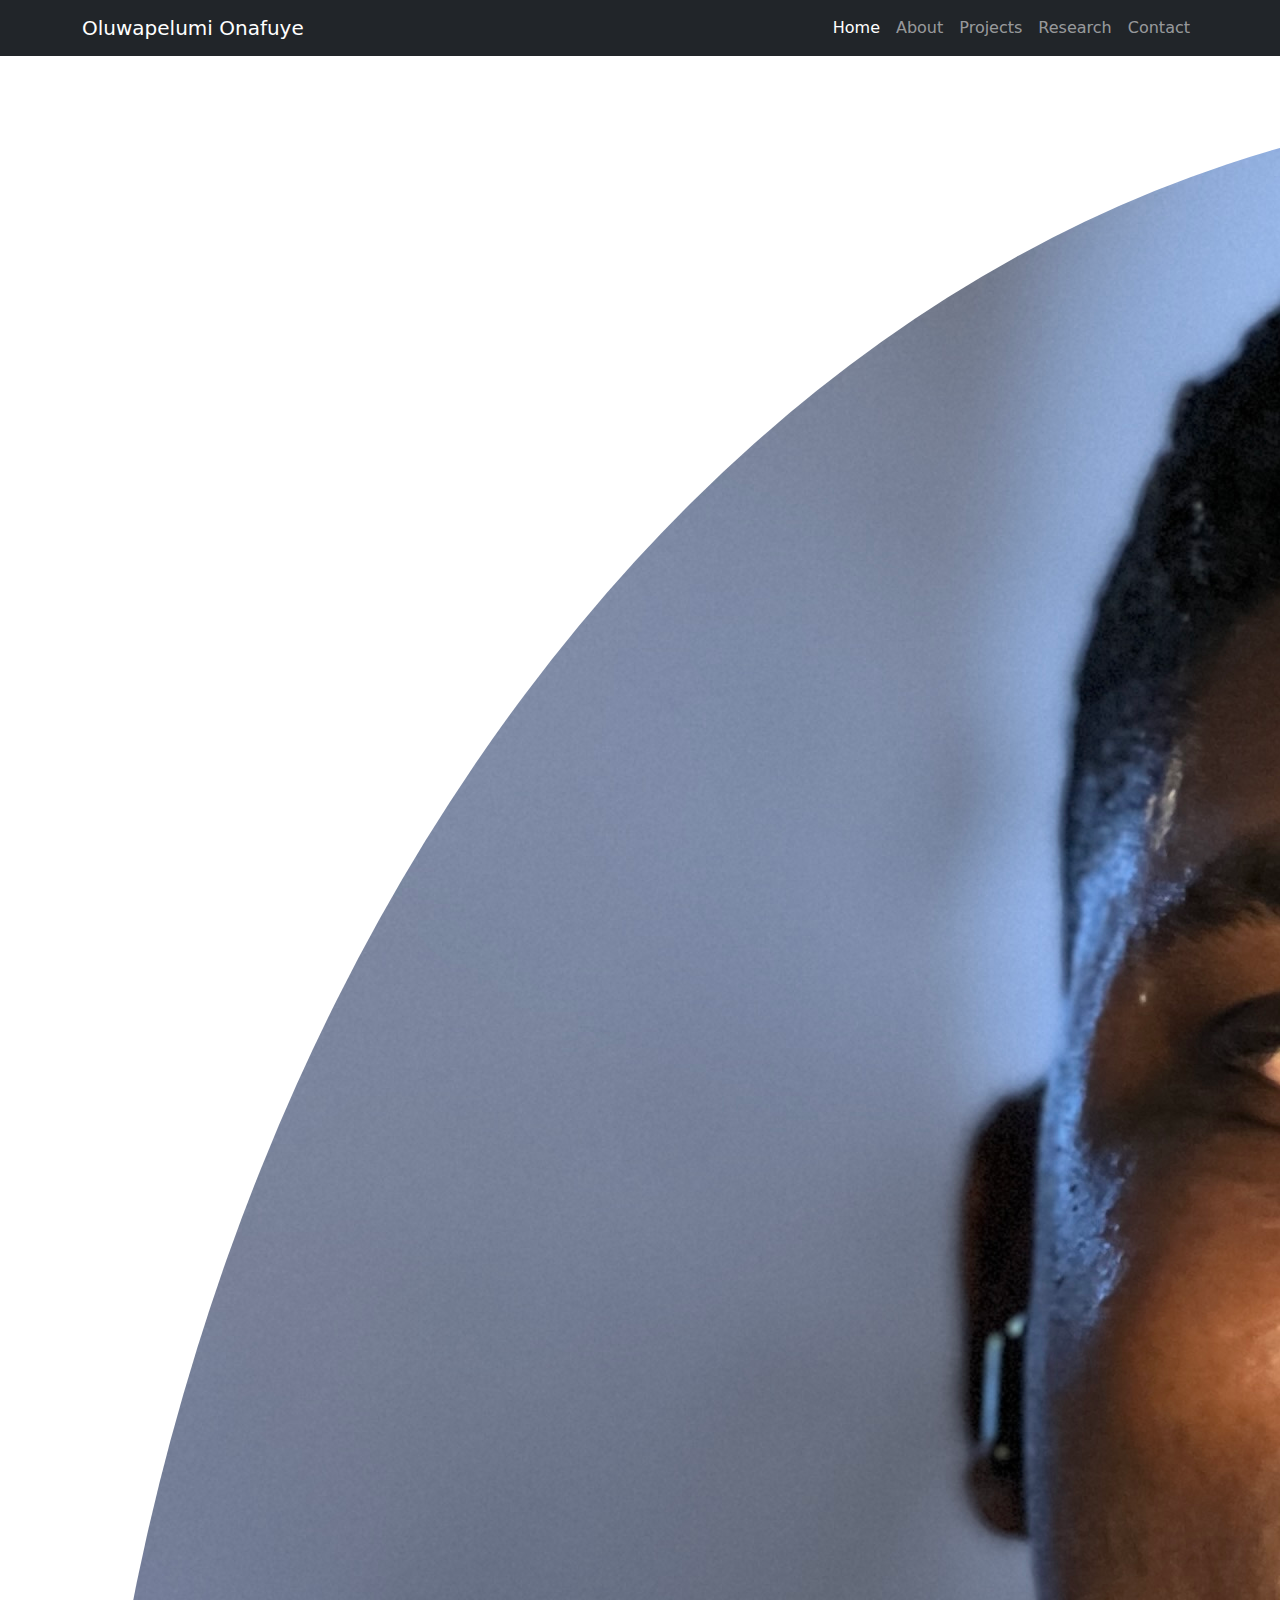
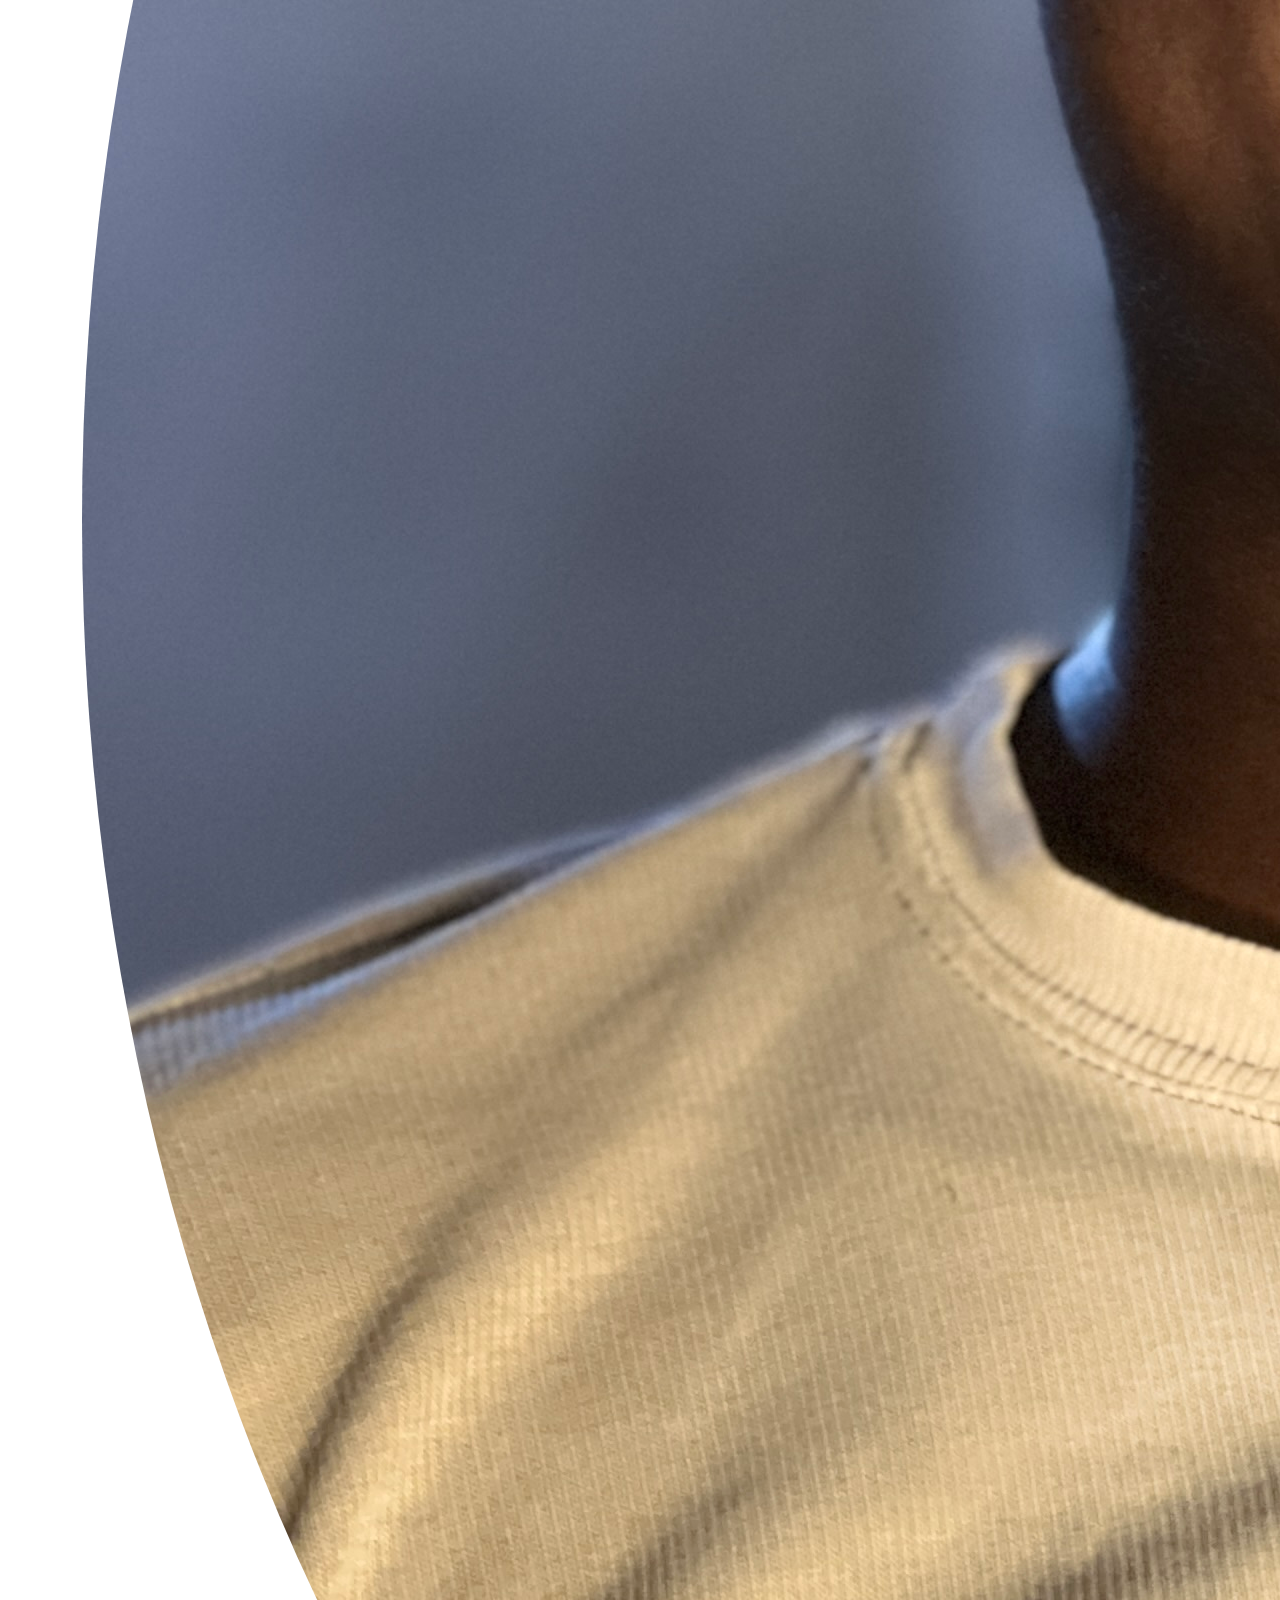
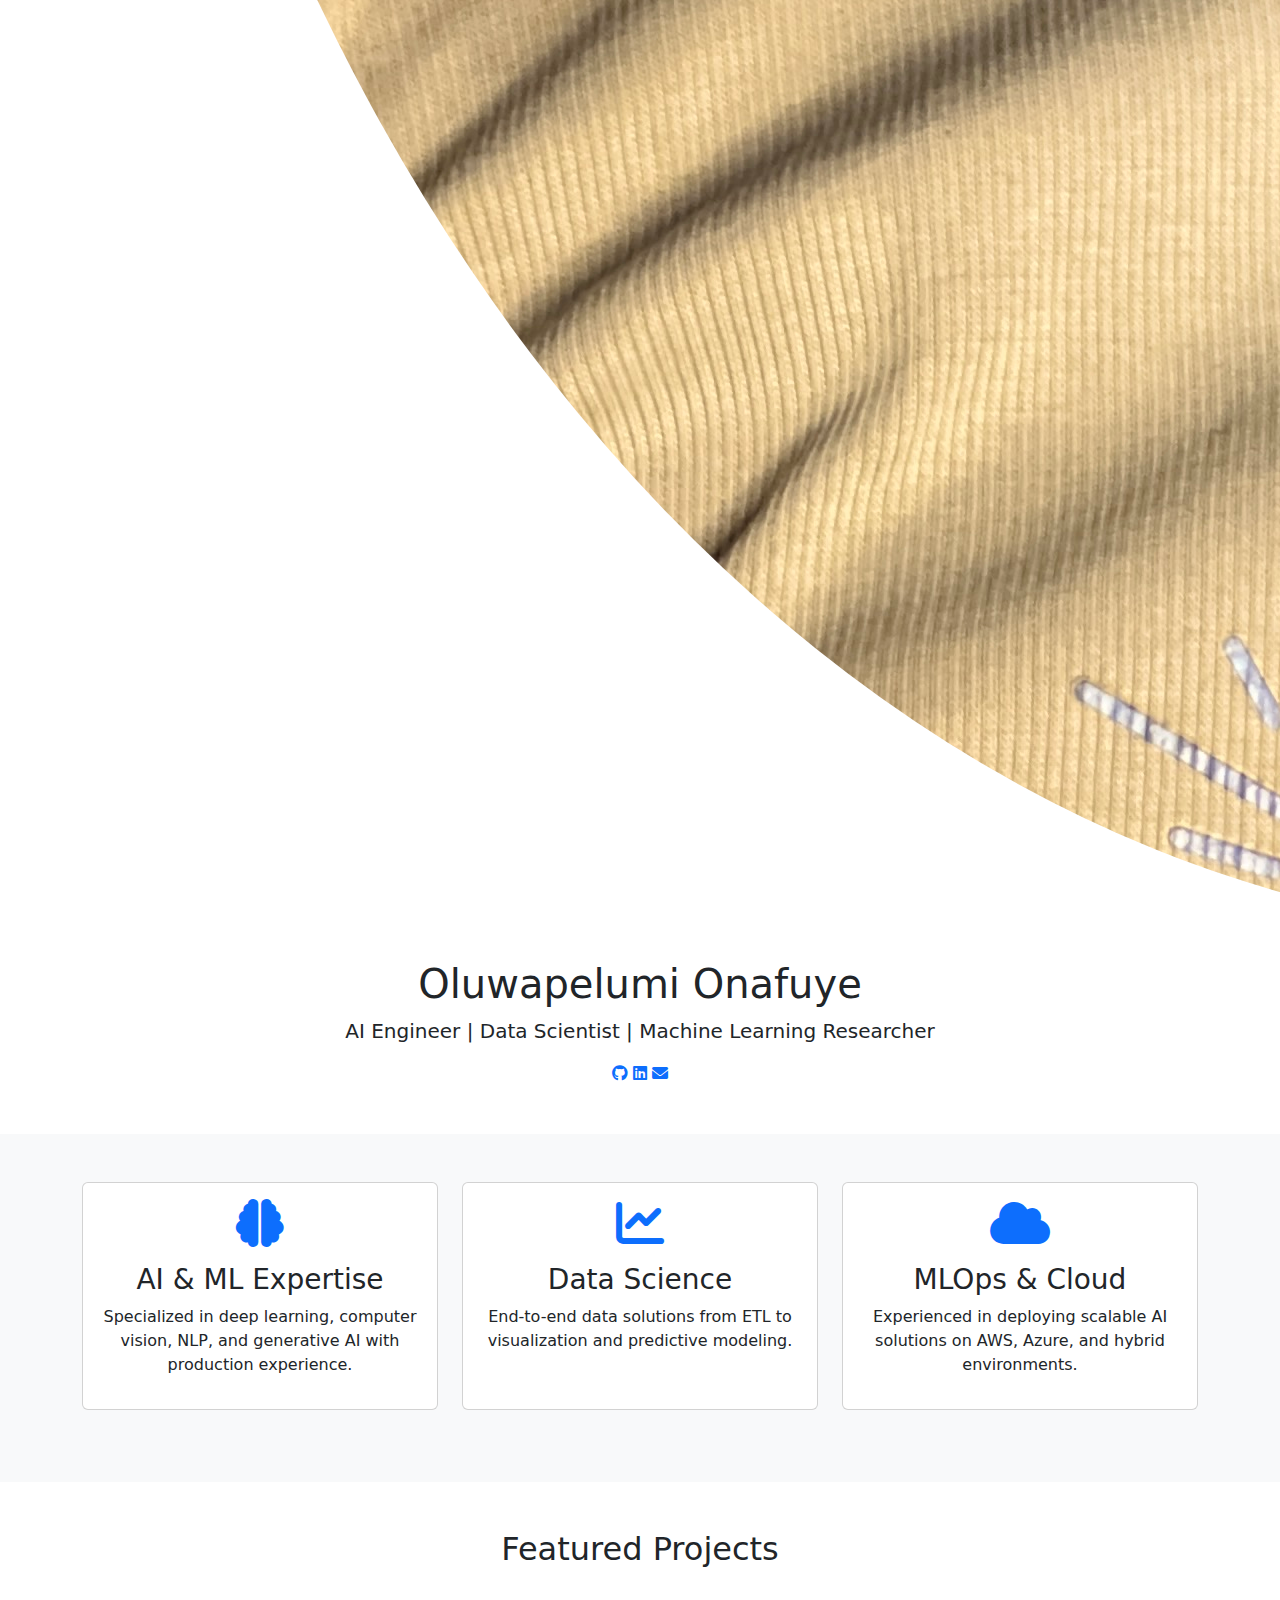
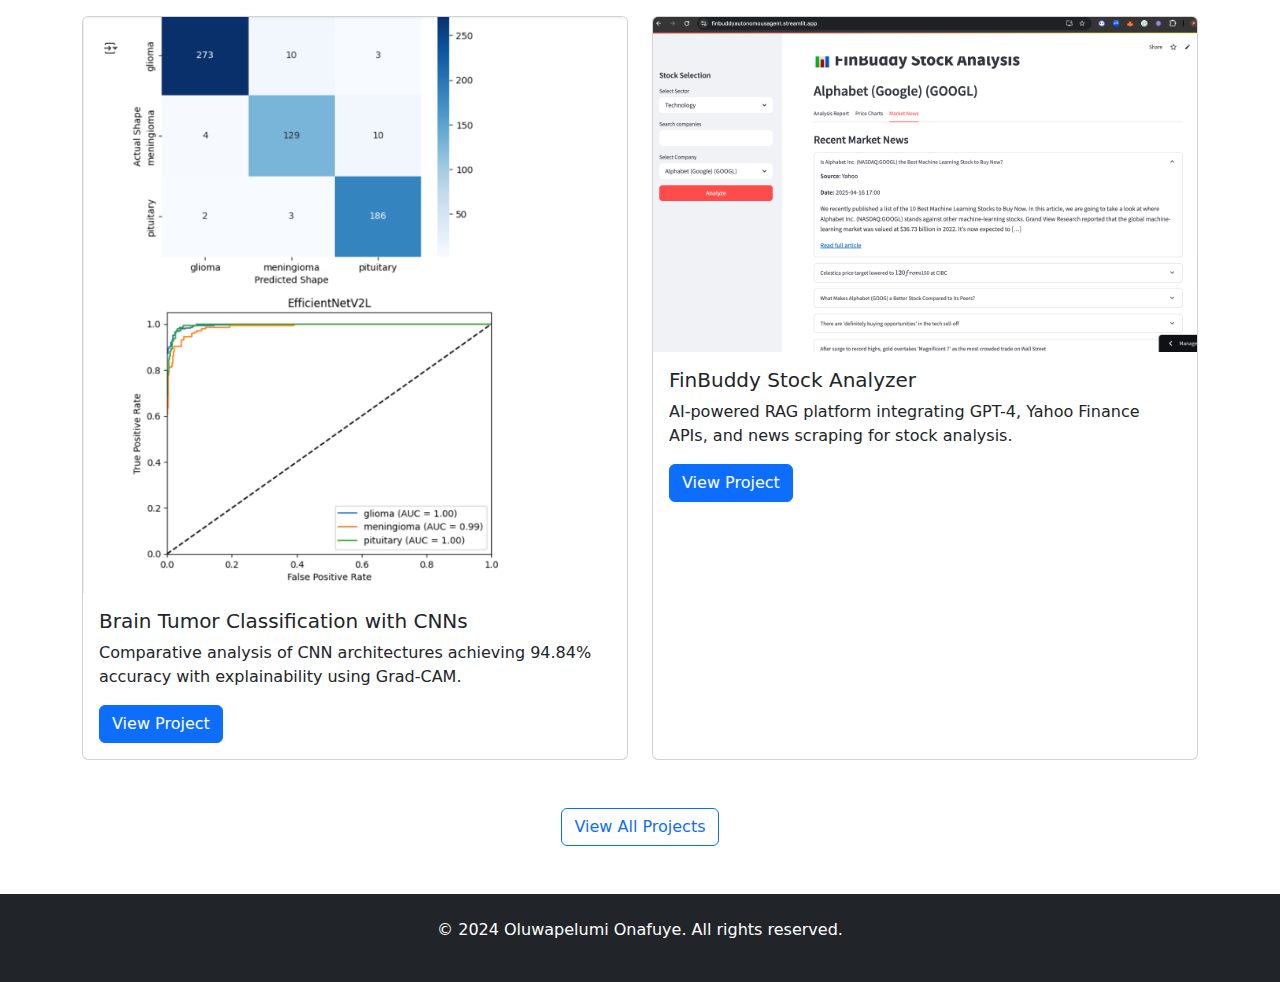
<file: index.html>
<!DOCTYPE html>
<html lang="en">
<head>
    <meta charset="UTF-8">
    <meta name="viewport" content="width=device-width, initial-scale=1.0">
    <title>Oluwapelumi Onafuye | AI Engineer & Data Scientist</title>
    <link rel="stylesheet" href="assets/css/style.css">
    <link href="https://cdn.jsdelivr.net/npm/bootstrap@5.3.0/dist/css/bootstrap.min.css" rel="stylesheet">
    <link rel="stylesheet" href="https://cdnjs.cloudflare.com/ajax/libs/font-awesome/6.0.0/css/all.min.css">
</head>
<body>
    <nav class="navbar navbar-expand-lg navbar-dark bg-dark">
        <div class="container">
            <a class="navbar-brand" href="#">Oluwapelumi Onafuye</a>
            <button class="navbar-toggler" type="button" data-bs-toggle="collapse" data-bs-target="#navbarNav">
                <span class="navbar-toggler-icon"></span>
            </button>
            <div class="collapse navbar-collapse" id="navbarNav">
                <ul class="navbar-nav ms-auto">
                    <li class="nav-item"><a class="nav-link active" href="index.html">Home</a></li>
                    <li class="nav-item"><a class="nav-link" href="about.html">About</a></li>
                    <li class="nav-item"><a class="nav-link" href="projects.html">Projects</a></li>
                    <li class="nav-item"><a class="nav-link" href="research.html">Research</a></li>
                    <li class="nav-item"><a class="nav-link" href="contact.html">Contact</a></li>
                </ul>
            </div>
        </div>
    </nav>

    <header class="hero-section">
        <div class="container text-center py-5">
            <img src="assets/images/profile.jpg" alt="Oluwapelumi Onafuye" class="profile-img rounded-circle mb-4">
            <h1>Oluwapelumi Onafuye</h1>
            <p class="lead">AI Engineer | Data Scientist | Machine Learning Researcher</p>
            <div class="social-icons">
                <a href="https://github.com/onafuye12" target="_blank"><i class="fab fa-github"></i></a>
                <a href="https://www.linkedin.com/in/oluwapelumi-onafuye-gmnse-281495234/" target="_blank"><i class="fab fa-linkedin"></i></a>
                <a href="mailto:onafuyepelumi@gmail.com"><i class="fas fa-envelope"></i></a>
            </div>
        </div>
    </header>

    <section class="highlights py-5 bg-light">
        <div class="container">
            <div class="row">
                <div class="col-md-4 mb-4">
                    <div class="card h-100">
                        <div class="card-body text-center">
                            <i class="fas fa-brain fa-3x mb-3 text-primary"></i>
                            <h3>AI & ML Expertise</h3>
                            <p>Specialized in deep learning, computer vision, NLP, and generative AI with production experience.</p>
                        </div>
                    </div>
                </div>
                <div class="col-md-4 mb-4">
                    <div class="card h-100">
                        <div class="card-body text-center">
                            <i class="fas fa-chart-line fa-3x mb-3 text-primary"></i>
                            <h3>Data Science</h3>
                            <p>End-to-end data solutions from ETL to visualization and predictive modeling.</p>
                        </div>
                    </div>
                </div>
                <div class="col-md-4 mb-4">
                    <div class="card h-100">
                        <div class="card-body text-center">
                            <i class="fas fa-cloud fa-3x mb-3 text-primary"></i>
                            <h3>MLOps & Cloud</h3>
                            <p>Experienced in deploying scalable AI solutions on AWS, Azure, and hybrid environments.</p>
                        </div>
                    </div>
                </div>
            </div>
        </div>
    </section>

    <section class="recent-work py-5">
        <div class="container">
            <h2 class="text-center mb-5">Featured Projects</h2>
            <div class="row">
                <div class="col-md-6 mb-4">
                    <div class="card h-100">
                        <img src="assets/images/project1.jpg" class="card-img-top" alt="Brain Tumor Classification">
                        <div class="card-body">
                            <h5 class="card-title">Brain Tumor Classification with CNNs</h5>
                            <p class="card-text">Comparative analysis of CNN architectures achieving 94.84% accuracy with explainability using Grad-CAM.</p>
                            <a href="projects.html" class="btn btn-primary">View Project</a>
                        </div>
                    </div>
                </div>
                <div class="col-md-6 mb-4">
                    <div class="card h-100">
                        <img src="assets/images/project2.jpg" class="card-img-top" alt="FinBuddy Stock Analyzer">
                        <div class="card-body">
                            <h5 class="card-title">FinBuddy Stock Analyzer</h5>
                            <p class="card-text">AI-powered RAG platform integrating GPT-4, Yahoo Finance APIs, and news scraping for stock analysis.</p>
                            <a href="projects.html" class="btn btn-primary">View Project</a>
                        </div>
                    </div>
                </div>
            </div>
            <div class="text-center mt-4">
                <a href="projects.html" class="btn btn-outline-primary">View All Projects</a>
            </div>
        </div>
    </section>

    <footer class="bg-dark text-white py-4">
        <div class="container text-center">
            <p>&copy; 2024 Oluwapelumi Onafuye. All rights reserved.</p>
        </div>
    </footer>

    <script src="https://cdn.jsdelivr.net/npm/bootstrap@5.3.0/dist/js/bootstrap.bundle.min.js"></script>
    <script src="assets/js/script.js"></script>
</body>
</html>
</file>
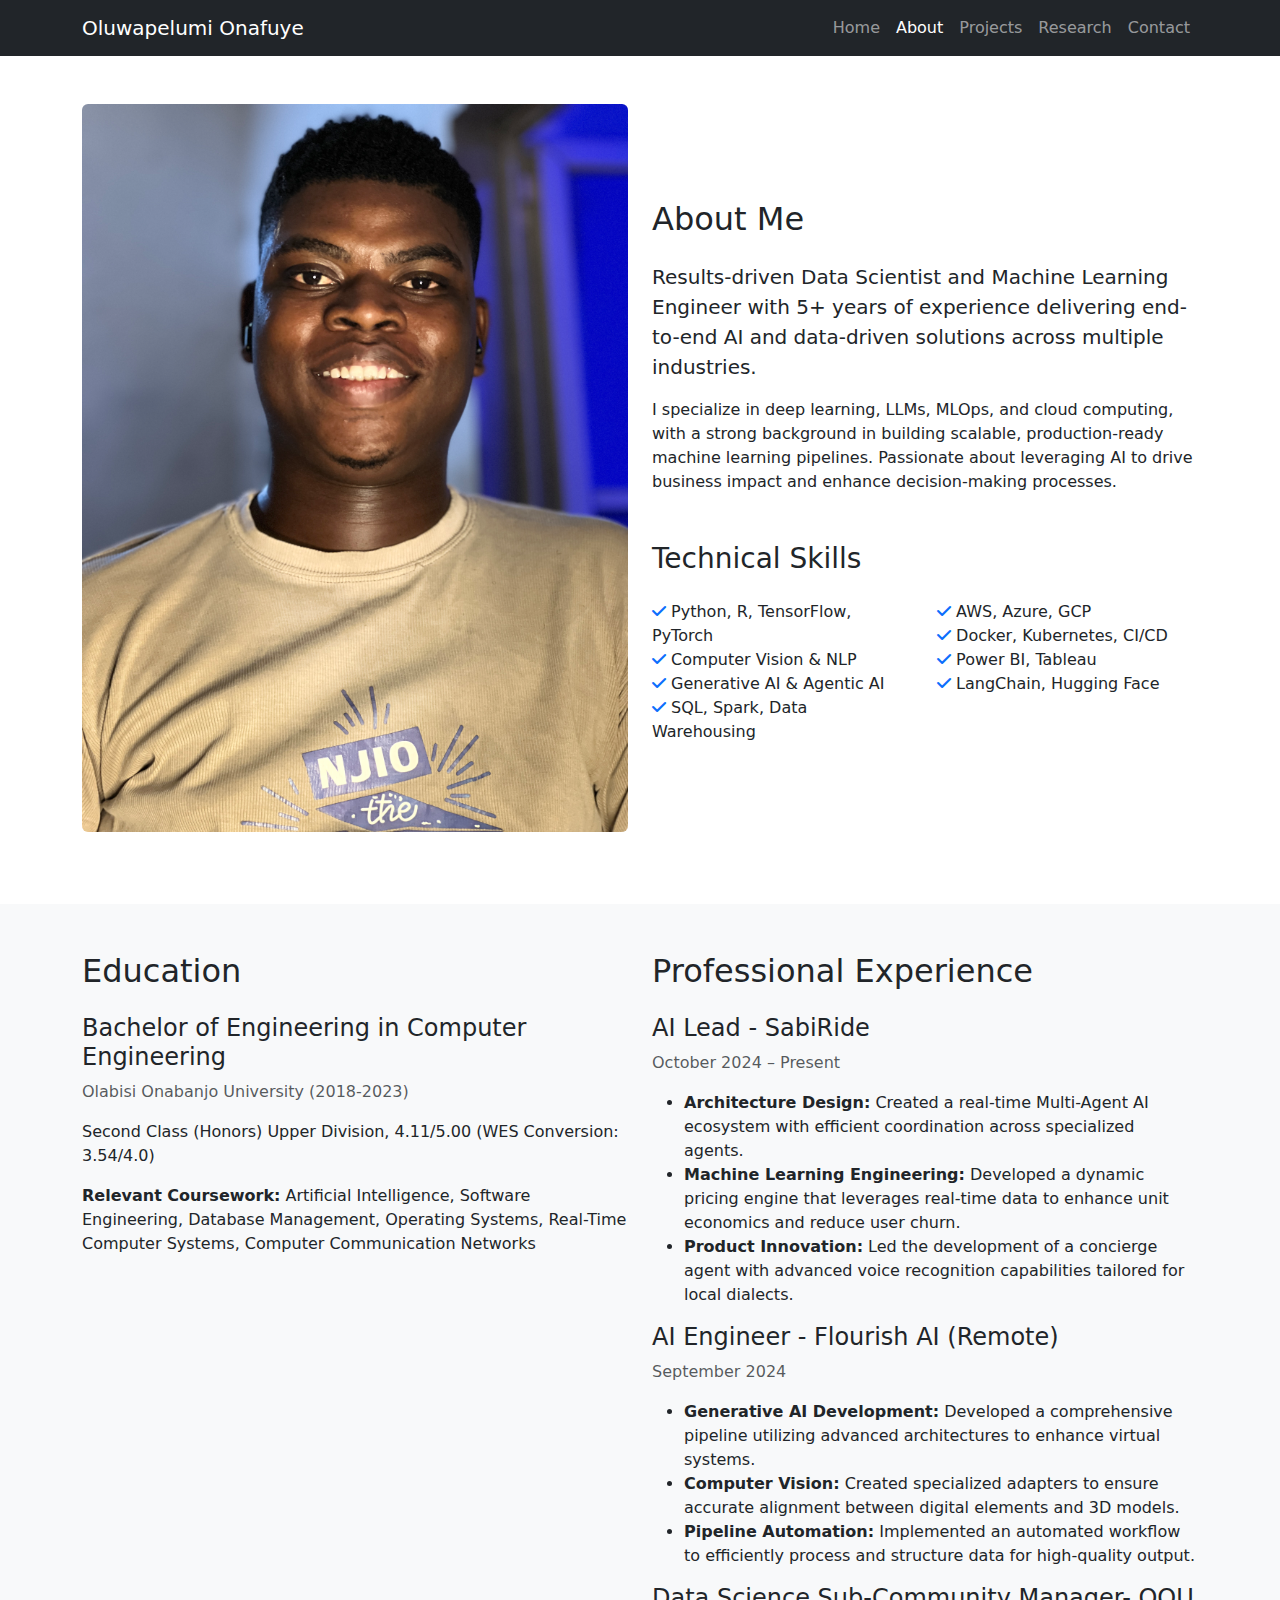
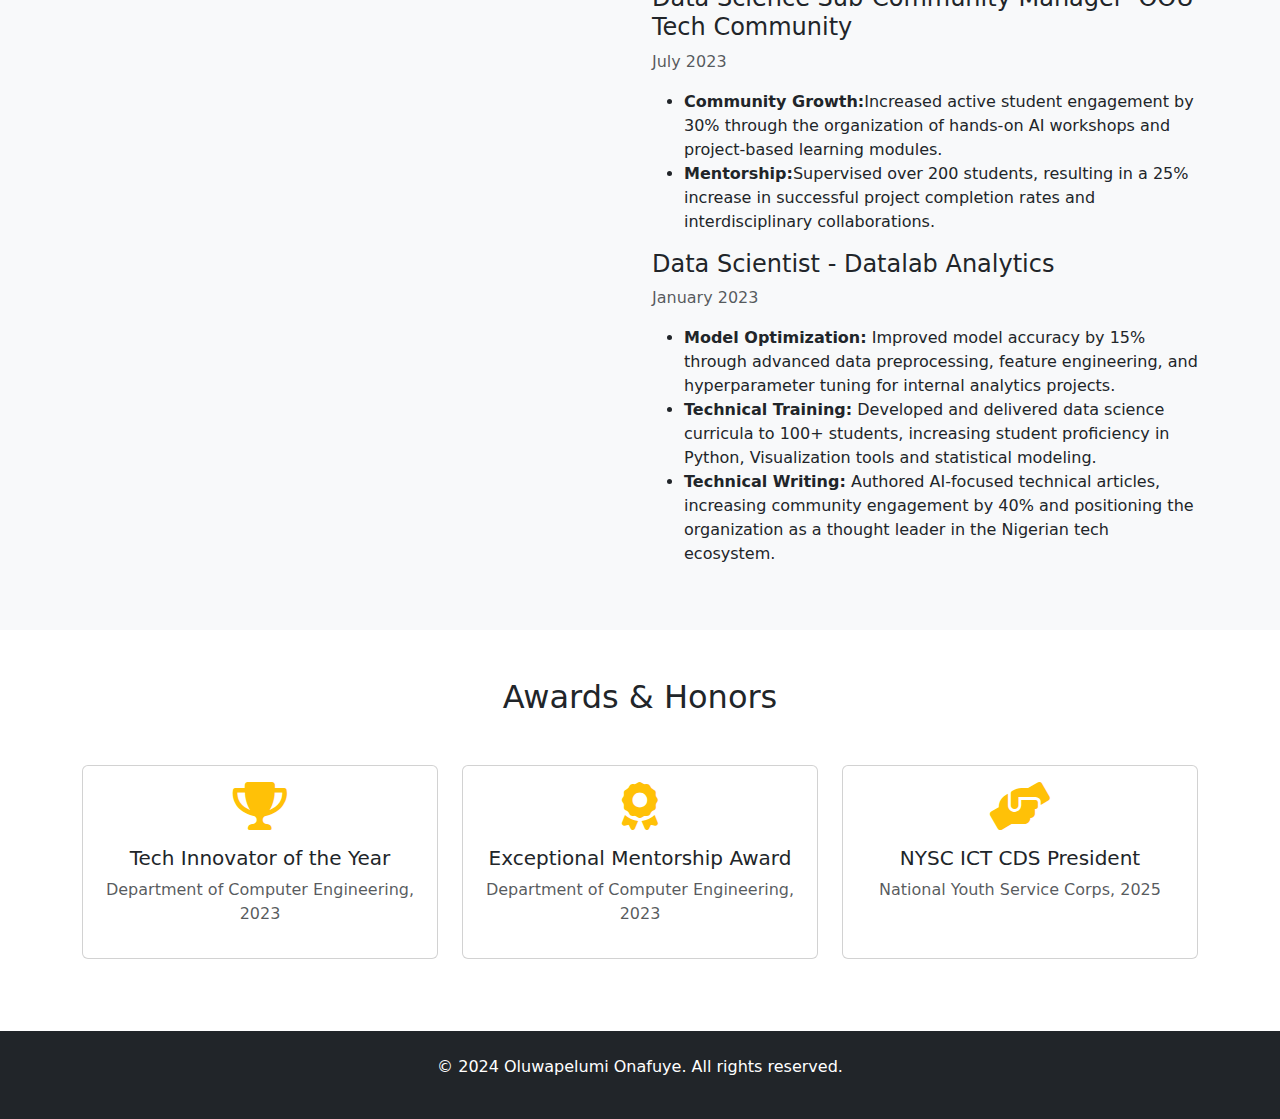
<file: about.html>
<!DOCTYPE html>
<html lang="en">
<head>
    <meta charset="UTF-8">
    <meta name="viewport" content="width=device-width, initial-scale=1.0">
    <title>About | Oluwapelumi Onafuye</title>
    <link rel="stylesheet" href="assets/css/style.css">
    <link href="https://cdn.jsdelivr.net/npm/bootstrap@5.3.0/dist/css/bootstrap.min.css" rel="stylesheet">
    <link rel="stylesheet" href="https://cdnjs.cloudflare.com/ajax/libs/font-awesome/6.0.0/css/all.min.css">
</head>
<body>
    <nav class="navbar navbar-expand-lg navbar-dark bg-dark">
        <div class="container">
            <a class="navbar-brand" href="index.html">Oluwapelumi Onafuye</a>
            <button class="navbar-toggler" type="button" data-bs-toggle="collapse" data-bs-target="#navbarNav">
                <span class="navbar-toggler-icon"></span>
            </button>
            <div class="collapse navbar-collapse" id="navbarNav">
                <ul class="navbar-nav ms-auto">
                    <li class="nav-item"><a class="nav-link" href="index.html">Home</a></li>
                    <li class="nav-item"><a class="nav-link active" href="about.html">About</a></li>
                    <li class="nav-item"><a class="nav-link" href="projects.html">Projects</a></li>
                    <li class="nav-item"><a class="nav-link" href="research.html">Research</a></li>
                    <li class="nav-item"><a class="nav-link" href="contact.html">Contact</a></li>
                </ul>
            </div>
        </div>
    </nav>

    <section class="about-section py-5">
        <div class="container">
            <div class="row align-items-center">
                <div class="col-lg-6 mb-4">
                    <img src="assets/images/profile.jpg" alt="Oluwapelumi Onafuye" class="img-fluid rounded">
                </div>
                <div class="col-lg-6">
                    <h2 class="mb-4">About Me</h2>
                    <p class="lead">Results-driven Data Scientist and Machine Learning Engineer with 5+ years of experience delivering end-to-end AI and data-driven solutions across multiple industries.</p>
                    <p>I specialize in deep learning, LLMs, MLOps, and cloud computing, with a strong background in building scalable, production-ready machine learning pipelines. Passionate about leveraging AI to drive business impact and enhance decision-making processes.</p>
                    
                    <div class="skills mt-5">
                        <h3 class="mb-4">Technical Skills</h3>
                        <div class="row">
                            <div class="col-md-6">
                                <ul class="list-unstyled">
                                    <li><i class="fas fa-check text-primary"></i> Python, R, TensorFlow, PyTorch</li>
                                    <li><i class="fas fa-check text-primary"></i> Computer Vision & NLP</li>
                                    <li><i class="fas fa-check text-primary"></i> Generative AI & Agentic AI</li>
                                    <li><i class="fas fa-check text-primary"></i> SQL, Spark, Data Warehousing</li>
                                </ul>
                            </div>
                            <div class="col-md-6">
                                <ul class="list-unstyled">
                                    <li><i class="fas fa-check text-primary"></i> AWS, Azure, GCP</li>
                                    <li><i class="fas fa-check text-primary"></i> Docker, Kubernetes, CI/CD</li>
                                    <li><i class="fas fa-check text-primary"></i> Power BI, Tableau</li>
                                    <li><i class="fas fa-check text-primary"></i> LangChain, Hugging Face</li>
                                </ul>
                            </div>
                        </div>
                    </div>
                </div>
            </div>
        </div>
    </section>

    <section class="education-experience py-5 bg-light">
        <div class="container">
            <div class="row">
                <div class="col-lg-6 mb-5">
                    <h2 class="mb-4">Education</h2>
                    <div class="timeline">
                        <div class="timeline-item">
                            <h4>Bachelor of Engineering in Computer Engineering</h4>
                            <p class="text-muted">Olabisi Onabanjo University (2018-2023)</p>
                            <p>Second Class (Honors) Upper Division, 4.11/5.00 (WES Conversion: 3.54/4.0)</p>
                            <p><strong>Relevant Coursework:</strong> Artificial Intelligence, Software Engineering, Database Management, Operating Systems, Real-Time Computer Systems, Computer Communication Networks</p>
                        </div>
                    </div>
                </div>
                <div class="col-lg-6">
                    <h2 class="mb-4">Professional Experience</h2>
                    <div class="timeline">
                        <div class="timeline-item">
                            <h4>AI Lead - SabiRide</h4>
                            <p class="text-muted">October 2024 – Present</p>
                            <ul>
                                <li><b>Architecture Design:</b> Created a real-time Multi-Agent AI ecosystem with efficient coordination across specialized agents.</li>
                                <li><b>Machine Learning Engineering:</b> Developed a dynamic pricing engine that leverages real-time data to enhance unit economics and reduce user churn.</li>
                                <li><b>Product Innovation:</b> Led the development of a concierge agent with advanced voice recognition capabilities tailored for local dialects.</li>
                            </ul>
                        </div>
                        <div class="timeline-item">
                            <h4>AI Engineer - Flourish AI (Remote)</h4>
                            <p class="text-muted">September 2024</p>
                            <ul>
                                <li><b>Generative AI Development:</b> Developed a comprehensive pipeline utilizing advanced architectures to enhance virtual systems.</li>
                                <li><b>Computer Vision:</b> Created specialized adapters to ensure accurate alignment between digital elements and 3D models.</li>
                                <li><b>Pipeline Automation:</b> Implemented an automated workflow to efficiently process and structure data for high-quality output.</li>
                            </ul>
                        </div>
                        <div class="timeline-item">
                            <h4>Data Science Sub-Community Manager- OOU Tech Community</h4>
                            <p class="text-muted">July 2023</p>
                            <ul>
                                <li><b>Community Growth:</b>Increased active student engagement by 30% through the organization of hands-on AI workshops and project-based learning modules.</li>
                                <li><b>Mentorship:</b>Supervised over 200 students, resulting in a 25% increase in successful project completion rates and interdisciplinary collaborations.</li>
                            </ul>
                        </div>
                        <div class="timeline-item">
                            <h4>Data Scientist - Datalab Analytics</h4>
                            <p class="text-muted">January 2023</p>
                            <ul>
                                <li><b>Model Optimization:</b> Improved model accuracy by 15% through advanced data preprocessing, feature engineering, and hyperparameter tuning for internal analytics projects.</li>
                                <li><b>Technical Training:</b> Developed and delivered data science curricula to 100+ students, increasing student proficiency in Python, Visualization tools and statistical modeling.</li>
                                <li><b>Technical Writing:</b> Authored AI-focused technical articles, increasing community engagement by 40% and positioning the organization as a thought leader in the Nigerian tech ecosystem.</li>
                            </ul>
                        </div>
                    </div>
                </div>
            </div>
        </div>
    </section>

    <section class="awards py-5">
        <div class="container">
            <h2 class="text-center mb-5">Awards & Honors</h2>
            <div class="row">
                <div class="col-md-4 mb-4">
                    <div class="card h-100">
                        <div class="card-body text-center">
                            <i class="fas fa-trophy fa-3x mb-3 text-warning"></i>
                            <h5>Tech Innovator of the Year</h5>
                            <p class="text-muted">Department of Computer Engineering, 2023</p>
                        </div>
                    </div>
                </div>
                <div class="col-md-4 mb-4">
                    <div class="card h-100">
                        <div class="card-body text-center">
                            <i class="fas fa-award fa-3x mb-3 text-warning"></i>
                            <h5>Exceptional Mentorship Award</h5>
                            <p class="text-muted">Department of Computer Engineering, 2023</p>
                        </div>
                    </div>
                </div>
                <div class="col-md-4 mb-4">
                    <div class="card h-100">
                        <div class="card-body text-center">
                            <i class="fas fa-hands-helping fa-3x mb-3 text-warning"></i>
                            <h5>NYSC ICT CDS President</h5>
                            <p class="text-muted">National Youth Service Corps, 2025</p>
                        </div>
                    </div>
                </div>
            </div>
        </div>
    </section>

    <footer class="bg-dark text-white py-4">
        <div class="container text-center">
            <p>&copy; 2024 Oluwapelumi Onafuye. All rights reserved.</p>
        </div>
    </footer>

    <script src="https://cdn.jsdelivr.net/npm/bootstrap@5.3.0/dist/js/bootstrap.bundle.min.js"></script>
    <script src="assets/js/script.js"></script>
</body>
</html>
</file>
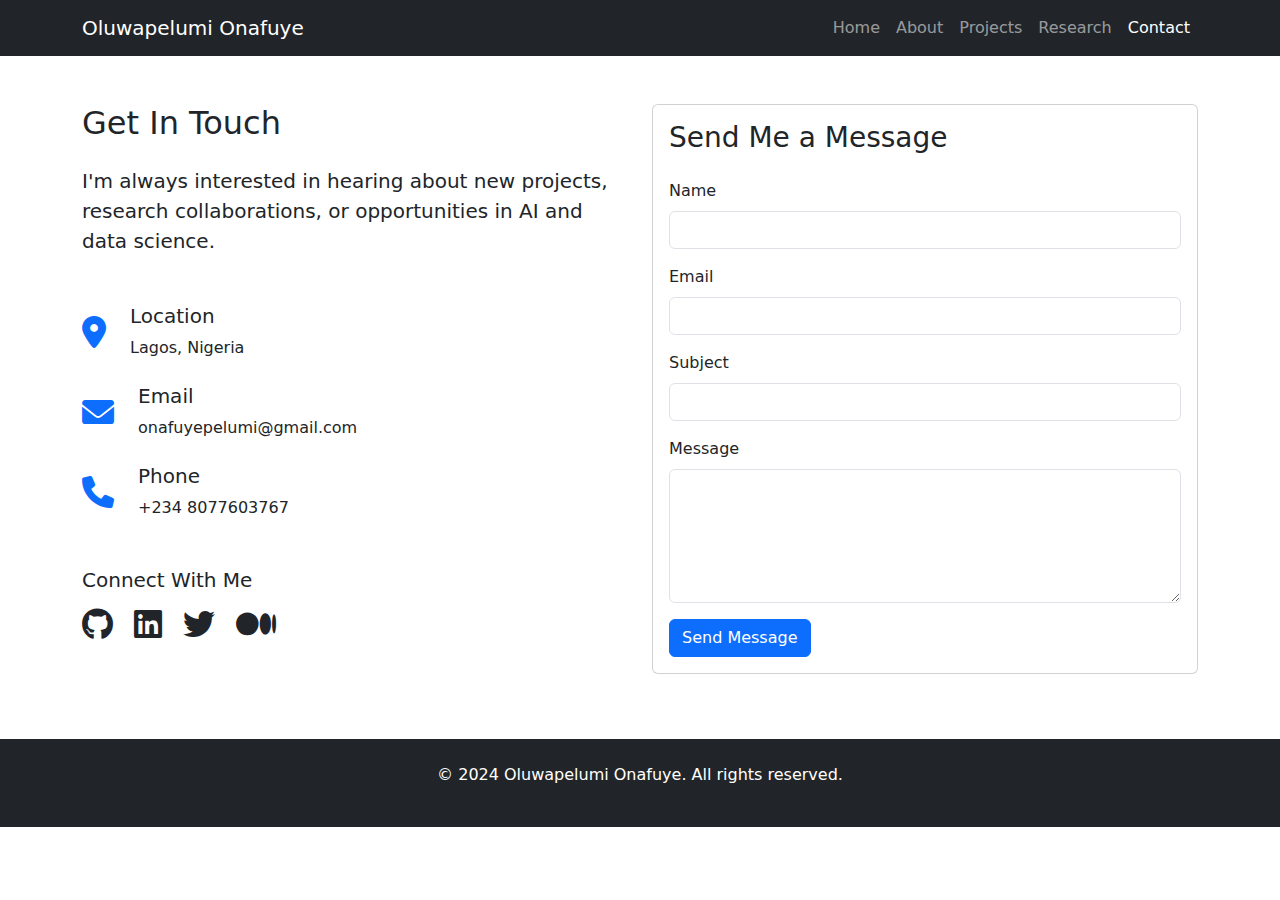
<file: contact.html>
<!DOCTYPE html>
<html lang="en">
<head>
    <meta charset="UTF-8">
    <meta name="viewport" content="width=device-width, initial-scale=1.0">
    <title>Contact | Oluwapelumi Onafuye</title>
    <link rel="stylesheet" href="assets/css/style.css">
    <link href="https://cdn.jsdelivr.net/npm/bootstrap@5.3.0/dist/css/bootstrap.min.css" rel="stylesheet">
    <link rel="stylesheet" href="https://cdnjs.cloudflare.com/ajax/libs/font-awesome/6.0.0/css/all.min.css">
</head>
<body>
    <nav class="navbar navbar-expand-lg navbar-dark bg-dark">
        <div class="container">
            <a class="navbar-brand" href="index.html">Oluwapelumi Onafuye</a>
            <button class="navbar-toggler" type="button" data-bs-toggle="collapse" data-bs-target="#navbarNav">
                <span class="navbar-toggler-icon"></span>
            </button>
            <div class="collapse navbar-collapse" id="navbarNav">
                <ul class="navbar-nav ms-auto">
                    <li class="nav-item"><a class="nav-link" href="index.html">Home</a></li>
                    <li class="nav-item"><a class="nav-link" href="about.html">About</a></li>
                    <li class="nav-item"><a class="nav-link" href="projects.html">Projects</a></li>
                    <li class="nav-item"><a class="nav-link" href="research.html">Research</a></li>
                    <li class="nav-item"><a class="nav-link active" href="contact.html">Contact</a></li>
                </ul>
            </div>
        </div>
    </nav>

    <section class="contact-section py-5">
        <div class="container">
            <div class="row">
                <div class="col-lg-6 mb-5">
                    <h2 class="mb-4">Get In Touch</h2>
                    <p class="lead">I'm always interested in hearing about new projects, research collaborations, or opportunities in AI and data science.</p>
                    
                    <div class="contact-info mt-5">
                        <div class="d-flex align-items-center mb-4">
                            <i class="fas fa-map-marker-alt fa-2x me-4 text-primary"></i>
                            <div>
                                <h5>Location</h5>
                                <p class="mb-0">Lagos, Nigeria</p>
                            </div>
                        </div>
                        
                        <div class="d-flex align-items-center mb-4">
                            <i class="fas fa-envelope fa-2x me-4 text-primary"></i>
                            <div>
                                <h5>Email</h5>
                                <p class="mb-0">onafuyepelumi@gmail.com</p>
                            </div>
                        </div>
                        
                        <div class="d-flex align-items-center mb-4">
                            <i class="fas fa-phone fa-2x me-4 text-primary"></i>
                            <div>
                                <h5>Phone</h5>
                                <p class="mb-0">+234 8077603767</p>
                            </div>
                        </div>
                    </div>
                    
                    <div class="social-links mt-5">
                        <h5 class="mb-3">Connect With Me</h5>
                        <a href="https://github.com/onafuye12" target="_blank" class="me-3 text-dark"><i class="fab fa-github fa-2x"></i></a>
                        <a href="https://www.linkedin.com/in/oluwapelumi-onafuye-gmnse-281495234/" target="_blank" class="me-3 text-dark"><i class="fab fa-linkedin fa-2x"></i></a>
                        <a href="https://x.com/PelumiOnafuye/" target="_blank" class="me-3 text-dark"><i class="fab fa-twitter fa-2x"></i></a>
                        <a href="https://medium.com/" target="_blank" class="me-3 text-dark"><i class="fab fa-medium fa-2x"></i></a>
                    </div>
                </div>
                
                <div class="col-lg-6">
                    <div class="card">
                        <div class="card-body">
                            <h3 class="card-title mb-4">Send Me a Message</h3>
                            <form id="contactForm">
                                <div class="mb-3">
                                    <label for="name" class="form-label">Name</label>
                                    <input type="text" class="form-control" id="name" required>
                                </div>
                                <div class="mb-3">
                                    <label for="email" class="form-label">Email</label>
                                    <input type="email" class="form-control" id="email" required>
                                </div>
                                <div class="mb-3">
                                    <label for="subject" class="form-label">Subject</label>
                                    <input type="text" class="form-control" id="subject" required>
                                </div>
                                <div class="mb-3">
                                    <label for="message" class="form-label">Message</label>
                                    <textarea class="form-control" id="message" rows="5" required></textarea>
                                </div>
                                <button type="submit" class="btn btn-primary">Send Message</button>
                            </form>
                        </div>
                    </div>
                </div>
            </div>
        </div>
    </section>

    <footer class="bg-dark text-white py-4">
        <div class="container text-center">
            <p>&copy; 2024 Oluwapelumi Onafuye. All rights reserved.</p>
        </div>
    </footer>

    <script src="https://cdn.jsdelivr.net/npm/bootstrap@5.3.0/dist/js/bootstrap.bundle.min.js"></script>
    <script src="assets/js/script.js"></script>
    <script>
        // Simple form handling (would need backend for actual functionality)
        document.getElementById('contactForm').addEventListener('submit', function(e) {
            e.preventDefault();
            alert('Thank you for your message! send a mail instead I will get back to you soon.');
            this.reset();
        });
    </script>
</body>
</html>
</file>
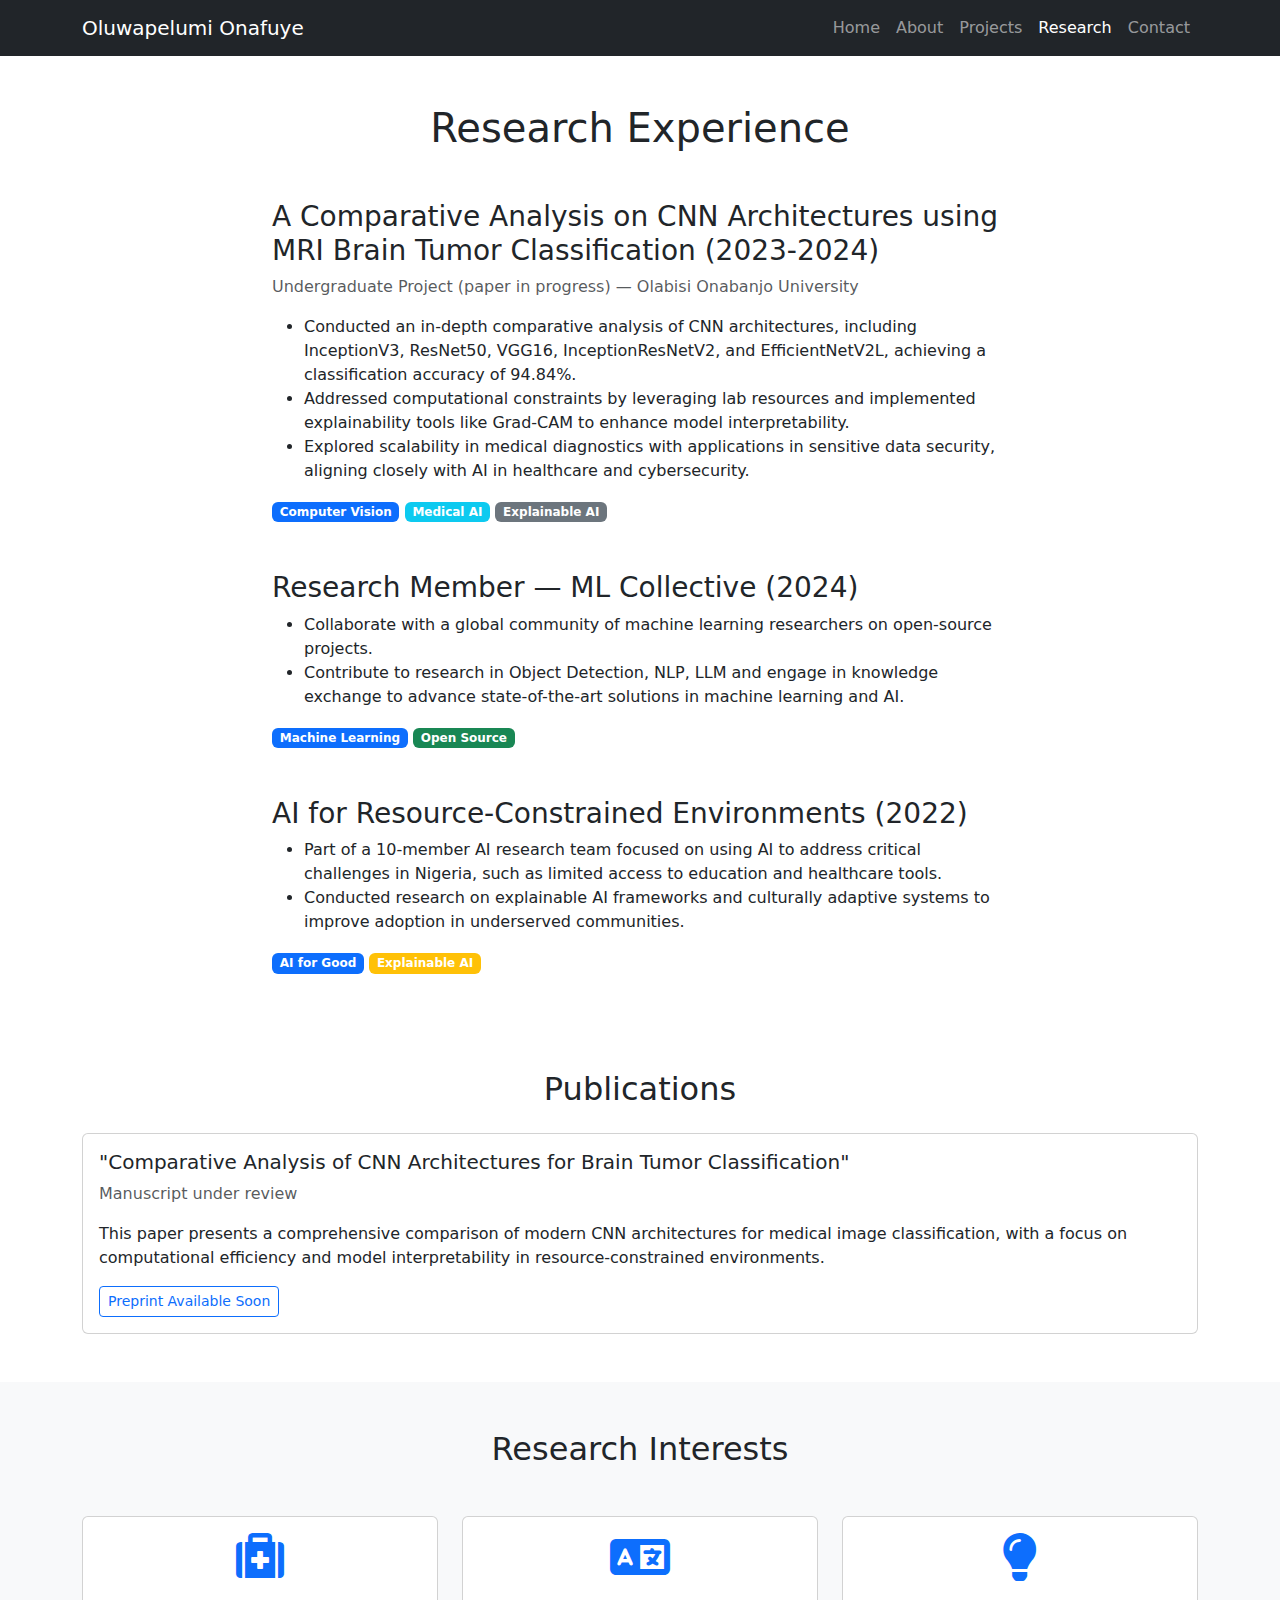
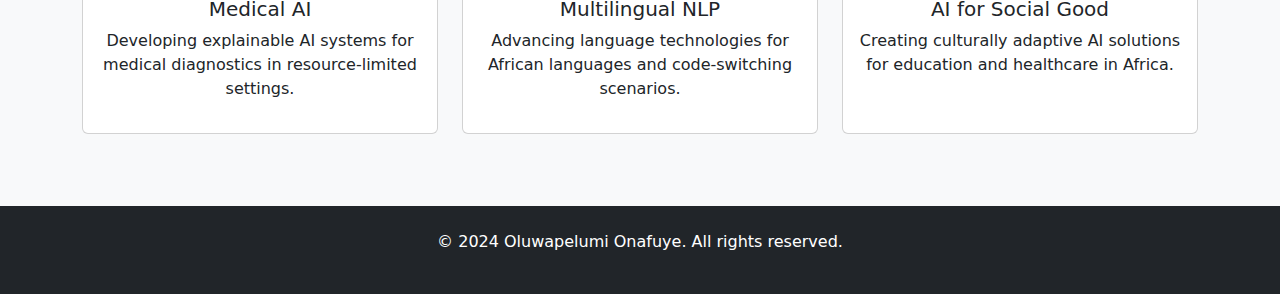
<file: research.html>
<!DOCTYPE html>
<html lang="en">
<head>
    <meta charset="UTF-8">
    <meta name="viewport" content="width=device-width, initial-scale=1.0">
    <title>Research | Oluwapelumi Onafuye</title>
    <link rel="stylesheet" href="assets/css/style.css">
    <link href="https://cdn.jsdelivr.net/npm/bootstrap@5.3.0/dist/css/bootstrap.min.css" rel="stylesheet">
    <link rel="stylesheet" href="https://cdnjs.cloudflare.com/ajax/libs/font-awesome/6.0.0/css/all.min.css">
</head>
<body>
    <nav class="navbar navbar-expand-lg navbar-dark bg-dark">
        <div class="container">
            <a class="navbar-brand" href="index.html">Oluwapelumi Onafuye</a>
            <button class="navbar-toggler" type="button" data-bs-toggle="collapse" data-bs-target="#navbarNav">
                <span class="navbar-toggler-icon"></span>
            </button>
            <div class="collapse navbar-collapse" id="navbarNav">
                <ul class="navbar-nav ms-auto">
                    <li class="nav-item"><a class="nav-link" href="index.html">Home</a></li>
                    <li class="nav-item"><a class="nav-link" href="about.html">About</a></li>
                    <li class="nav-item"><a class="nav-link" href="projects.html">Projects</a></li>
                    <li class="nav-item"><a class="nav-link active" href="research.html">Research</a></li>
                    <li class="nav-item"><a class="nav-link" href="contact.html">Contact</a></li>
                </ul>
            </div>
        </div>
    </nav>

    <section class="research-section py-5">
        <div class="container">
            <h1 class="text-center mb-5">Research Experience</h1>
            
            <div class="row">
                <div class="col-lg-8 mx-auto">
                    <div class="research-item mb-5">
                        <h3>A Comparative Analysis on CNN Architectures using MRI Brain Tumor Classification (2023-2024)</h3>
                        <p class="text-muted">Undergraduate Project (paper in progress) — Olabisi Onabanjo University</p>
                        <ul>
                            <li>Conducted an in-depth comparative analysis of CNN architectures, including InceptionV3, ResNet50, VGG16, InceptionResNetV2, and EfficientNetV2L, achieving a classification accuracy of 94.84%.</li>
                            <li>Addressed computational constraints by leveraging lab resources and implemented explainability tools like Grad-CAM to enhance model interpretability.</li>
                            <li>Explored scalability in medical diagnostics with applications in sensitive data security, aligning closely with AI in healthcare and cybersecurity.</li>
                        </ul>
                        <div class="mt-3">
                            <span class="badge bg-primary">Computer Vision</span>
                            <span class="badge bg-info">Medical AI</span>
                            <span class="badge bg-secondary">Explainable AI</span>
                        </div>
                    </div>
                    
                    <div class="research-item mb-5">
                        <h3>Research Member — ML Collective (2024)</h3>
                        <ul>
                            <li>Collaborate with a global community of machine learning researchers on open-source projects.</li>
                            <li>Contribute to research in Object Detection, NLP, LLM and engage in knowledge exchange to advance state-of-the-art solutions in machine learning and AI.</li>
                        </ul>
                        <div class="mt-3">
                            <span class="badge bg-primary">Machine Learning</span>
                            <span class="badge bg-success">Open Source</span>
                        </div>
                    </div>
                    
                    <div class="research-item mb-5">
                        <h3>AI for Resource-Constrained Environments (2022)</h3>
                        <ul>
                            <li>Part of a 10-member AI research team focused on using AI to address critical challenges in Nigeria, such as limited access to education and healthcare tools.</li>
                            <li>Conducted research on explainable AI frameworks and culturally adaptive systems to improve adoption in underserved communities.</li>
                        </ul>
                        <div class="mt-3">
                            <span class="badge bg-primary">AI for Good</span>
                            <span class="badge bg-warning">Explainable AI</span>
                        </div>
                    </div>
                </div>
            </div>
            
            <div class="publications mt-5">
                <h2 class="text-center mb-4">Publications</h2>
                <div class="card">
                    <div class="card-body">
                        <h5 class="card-title">"Comparative Analysis of CNN Architectures for Brain Tumor Classification"</h5>
                        <p class="card-text text-muted">Manuscript under review</p>
                        <p class="card-text">This paper presents a comprehensive comparison of modern CNN architectures for medical image classification, with a focus on computational efficiency and model interpretability in resource-constrained environments.</p>
                        <a href="#" class="btn btn-sm btn-outline-primary">Preprint Available Soon</a>
                    </div>
                </div>
            </div>
        </div>
    </section>

    <section class="research-interests py-5 bg-light">
        <div class="container">
            <h2 class="text-center mb-5">Research Interests</h2>
            <div class="row">
                <div class="col-md-4 mb-4">
                    <div class="card h-100">
                        <div class="card-body text-center">
                            <i class="fas fa-medkit fa-3x mb-3 text-primary"></i>
                            <h5>Medical AI</h5>
                            <p>Developing explainable AI systems for medical diagnostics in resource-limited settings.</p>
                        </div>
                    </div>
                </div>
                <div class="col-md-4 mb-4">
                    <div class="card h-100">
                        <div class="card-body text-center">
                            <i class="fas fa-language fa-3x mb-3 text-primary"></i>
                            <h5>Multilingual NLP</h5>
                            <p>Advancing language technologies for African languages and code-switching scenarios.</p>
                        </div>
                    </div>
                </div>
                <div class="col-md-4 mb-4">
                    <div class="card h-100">
                        <div class="card-body text-center">
                            <i class="fas fa-lightbulb fa-3x mb-3 text-primary"></i>
                            <h5>AI for Social Good</h5>
                            <p>Creating culturally adaptive AI solutions for education and healthcare in Africa.</p>
                        </div>
                    </div>
                </div>
            </div>
        </div>
    </section>

    <footer class="bg-dark text-white py-4">
        <div class="container text-center">
            <p>&copy; 2024 Oluwapelumi Onafuye. All rights reserved.</p>
        </div>
    </footer>

    <script src="https://cdn.jsdelivr.net/npm/bootstrap@5.3.0/dist/js/bootstrap.bundle.min.js"></script>
    <script src="assets/js/script.js"></script>
</body>
</html>
</file>
<file: assets/css/style.css>

</file>
